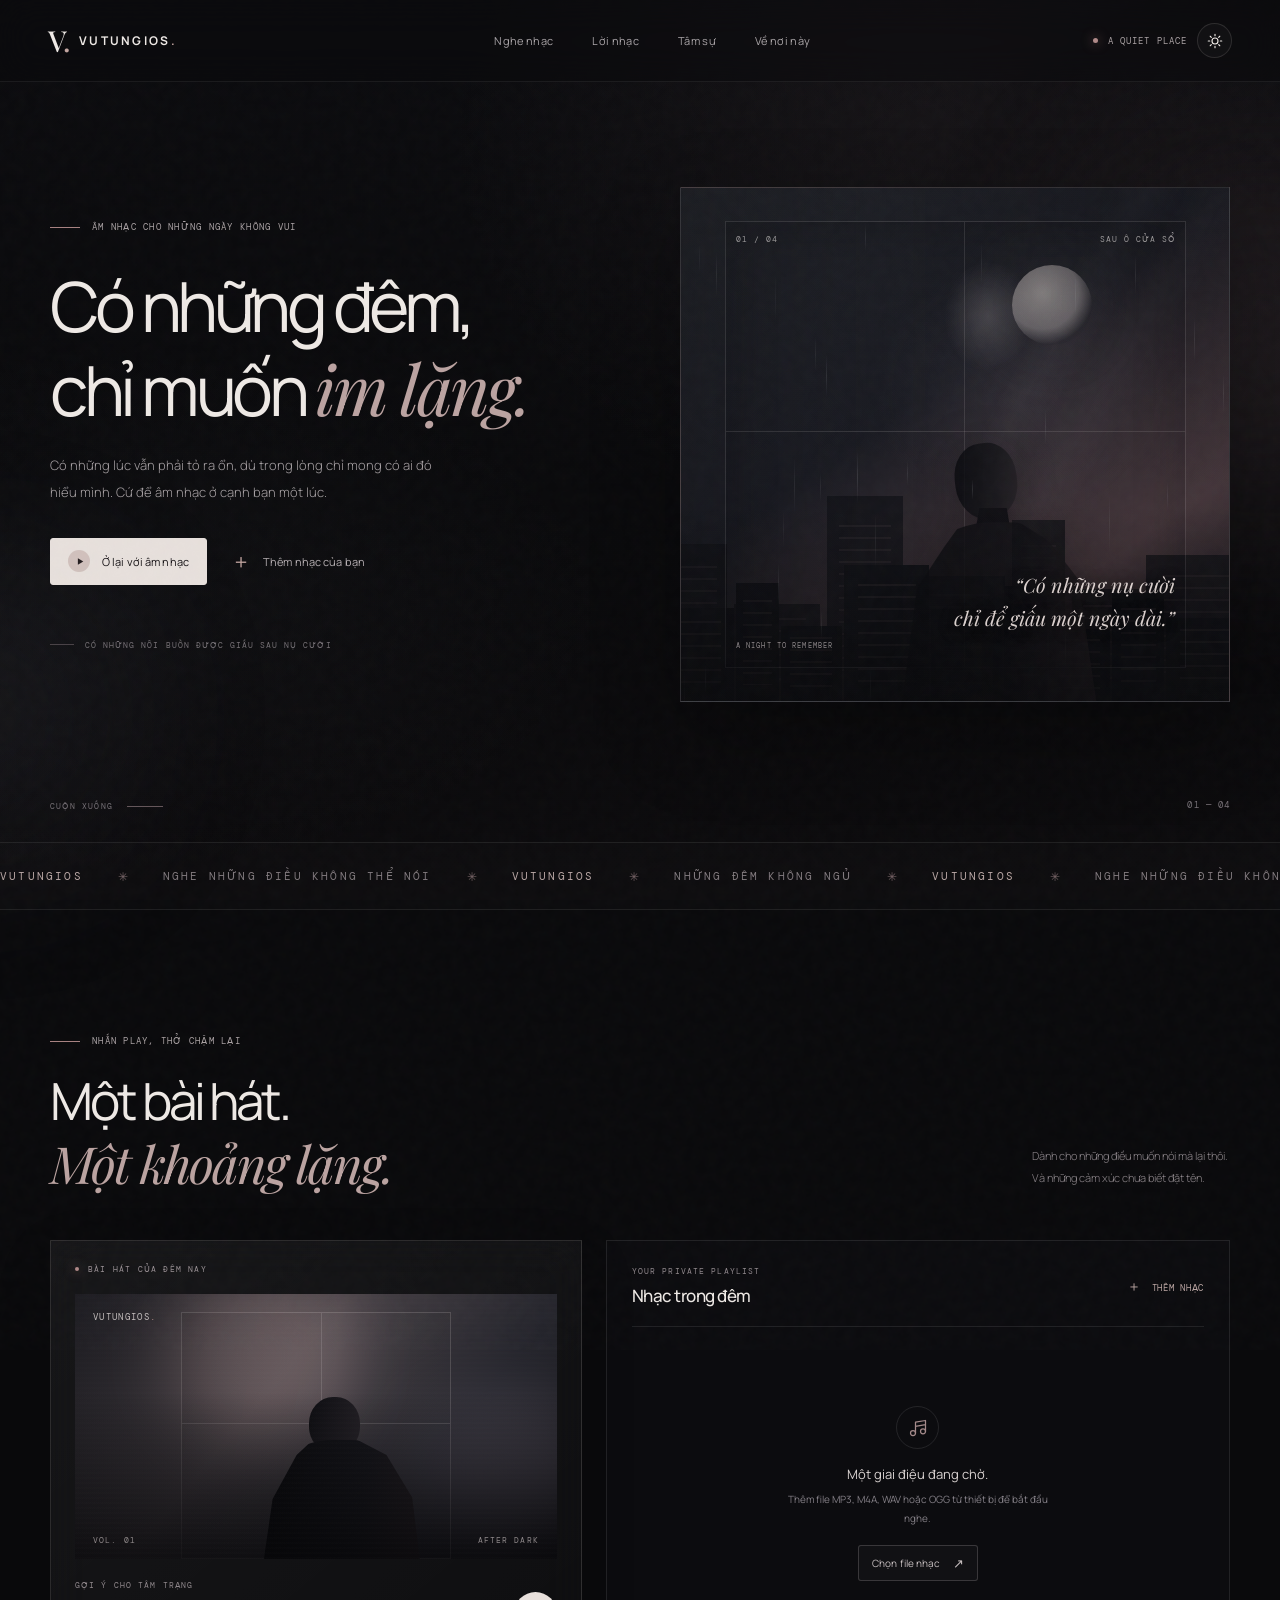
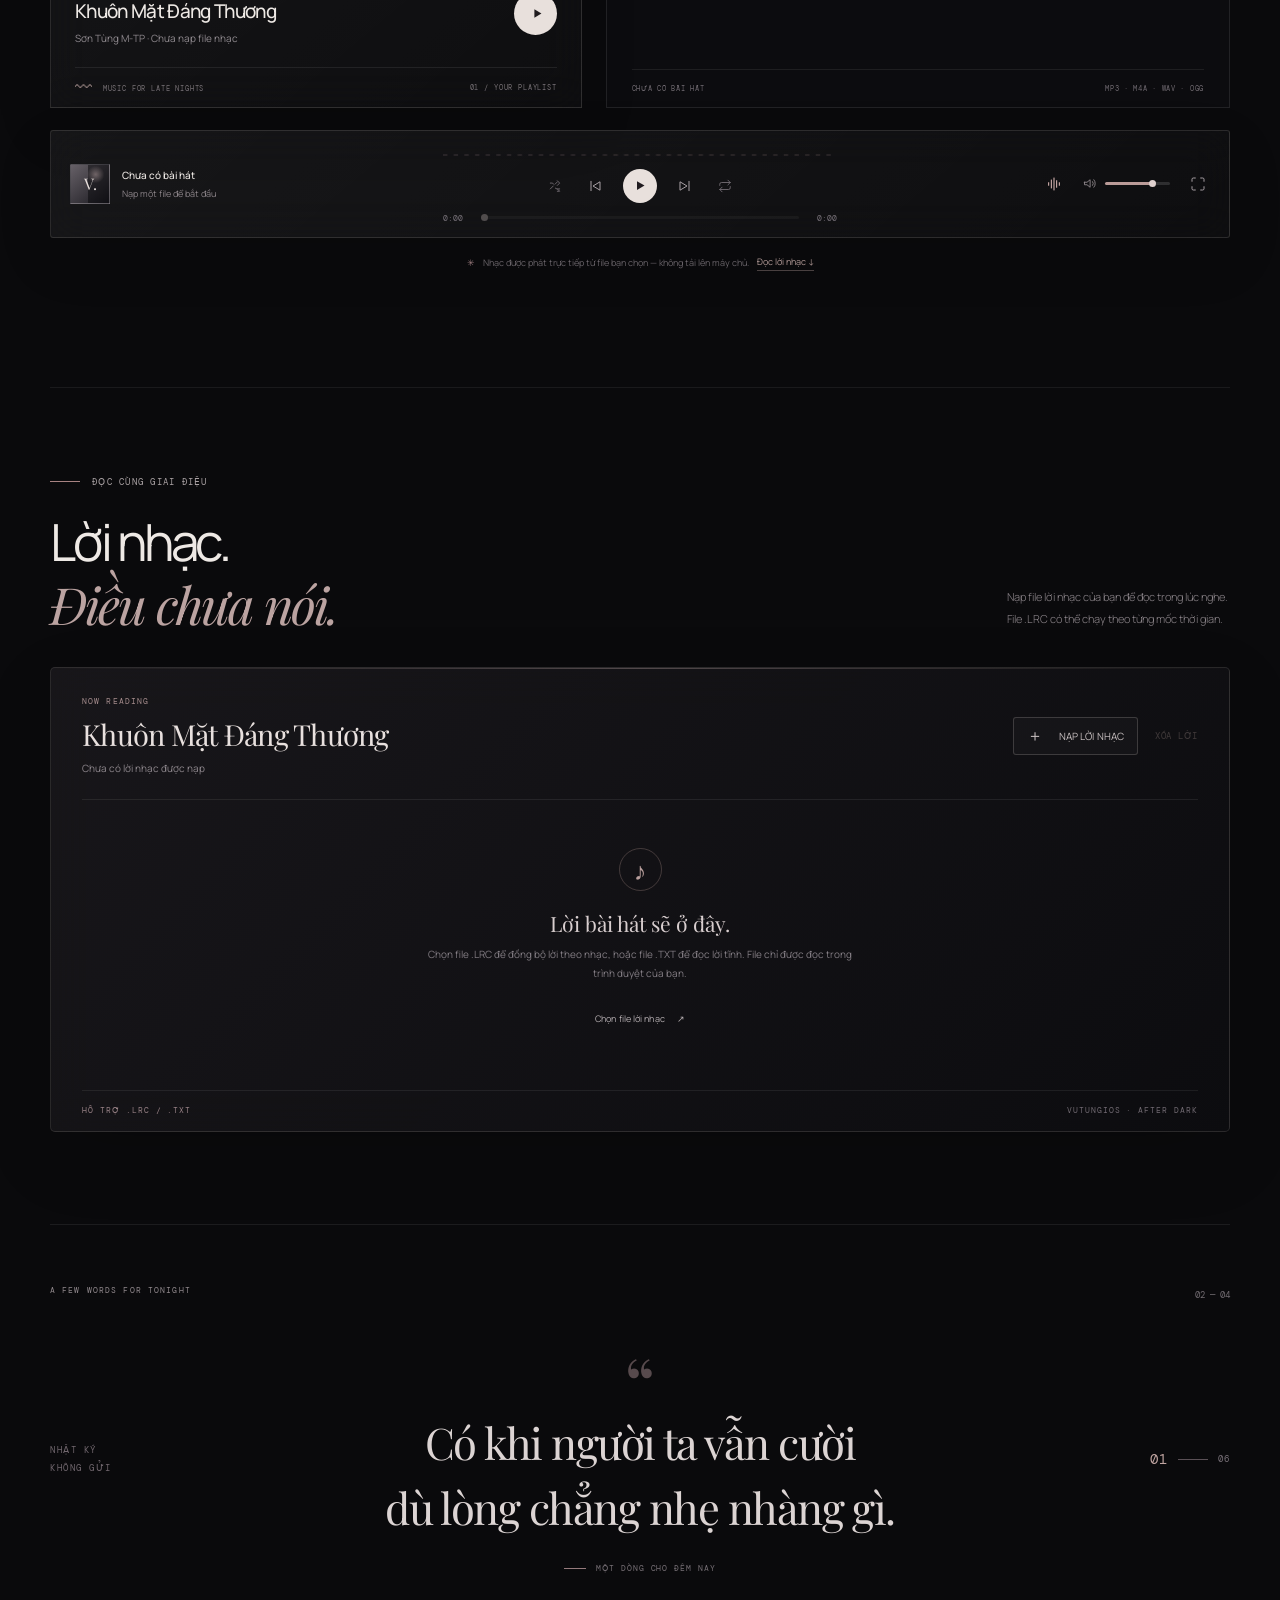
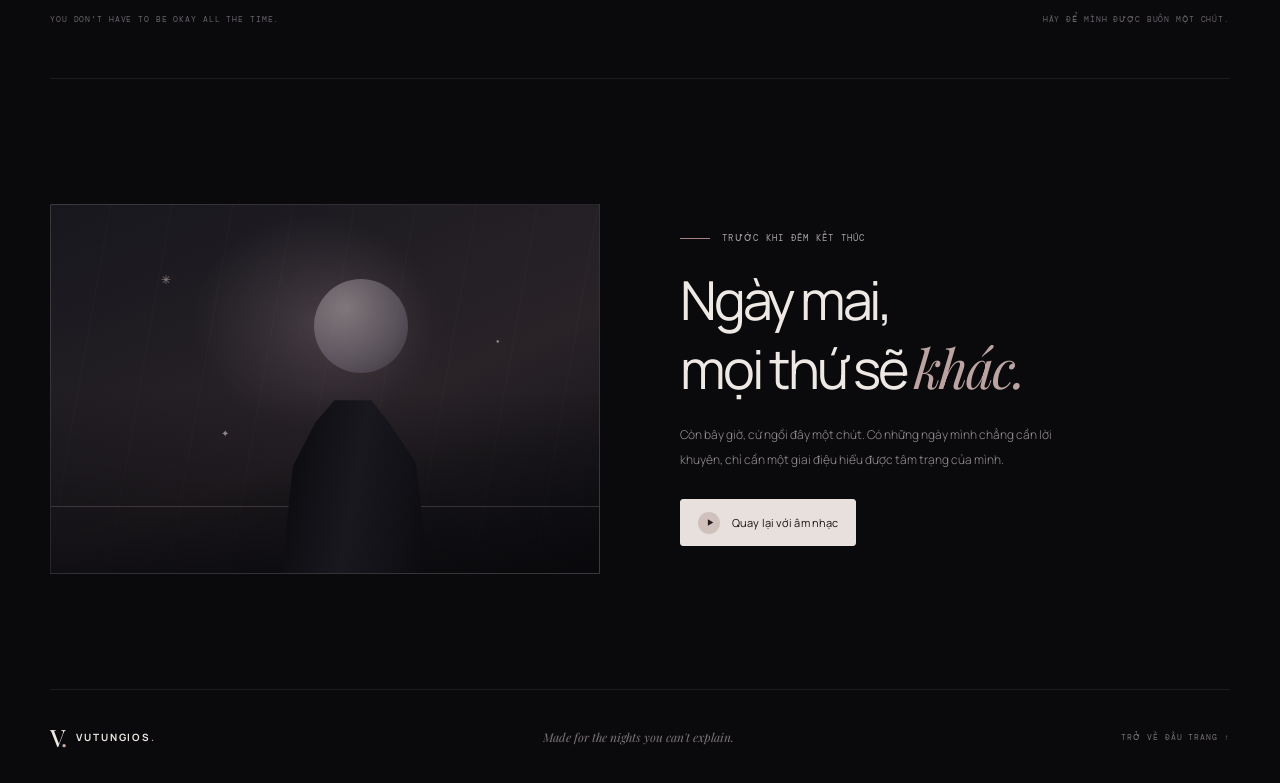
<file: index.html>
<!doctype html>
<html lang="vi">
<head>
  <meta charset="utf-8">
  <meta name="viewport" content="width=device-width, initial-scale=1">
  <meta name="theme-color" content="#0a0a0c">
  <meta name="description" content="VUTUNGIOS — một góc nhỏ dành cho những đêm nhiều tâm sự.">
  <title>VUTUNGIOS — nghe những điều không thể nói</title>
  <link rel="icon" href="assets/favicon.svg" type="image/svg+xml">
  <link rel="preconnect" href="https://fonts.googleapis.com">
  <link rel="preconnect" href="https://fonts.gstatic.com" crossorigin>
  <link href="https://fonts.googleapis.com/css2?family=DM+Mono:wght@400;500&family=Manrope:wght@300;400;500;600;700&family=Playfair+Display:ital,wght@0,400;0,500;1,400;1,500&display=swap" rel="stylesheet">
  <link rel="stylesheet" href="styles.css">
</head>
<body>
  <div class="ambient ambient-one" aria-hidden="true"></div>
  <div class="ambient ambient-two" aria-hidden="true"></div>
  <div class="grain" aria-hidden="true"></div>
  <div class="rain-layer" id="rainLayer" aria-hidden="true"></div>

  <header class="topbar">
    <a class="brand" href="#home" aria-label="VUTUNGIOS — về đầu trang">
      <span class="brand-mark">V<span>.</span></span>
      <span class="brand-name">VUTUNGIOS<span class="brand-period">.</span></span>
    </a>
    <nav class="top-nav" aria-label="Điều hướng chính">
      <a href="#player">Nghe nhạc</a>
      <a href="#lyrics">Lời nhạc</a>
      <a href="#diary">Tâm sự</a>
      <a href="#about">Về nơi này</a>
    </nav>
    <div class="topbar-right">
      <span class="live-dot" aria-hidden="true"></span>
      <span class="status-label" id="siteStatus">A QUIET PLACE</span>
      <button class="icon-button effects-button" id="effectsToggle" title="Bật hoặc tắt hiệu ứng nền" aria-label="Bật hoặc tắt hiệu ứng nền" aria-pressed="true">
        <svg viewBox="0 0 24 24" aria-hidden="true"><path d="M12 3v2M12 19v2M3 12h2M19 12h2M5.64 5.64l1.42 1.42m9.88 9.88 1.42 1.42m0-12.72-1.42 1.42m-9.88 9.88-1.42 1.42"/><circle cx="12" cy="12" r="4"/></svg>
      </button>
    </div>
  </header>

  <main>
    <section class="hero section-shell" id="home">
      <div class="hero-copy">
        <div class="eyebrow"><span class="eyebrow-line"></span><span>ÂM NHẠC CHO NHỮNG NGÀY KHÔNG VUI</span></div>
        <h1>Có những đêm,<br>chỉ muốn <em>im lặng.</em></h1>
        <p class="hero-intro">Có những lúc vẫn phải tỏ ra ổn, dù trong lòng chỉ mong có ai đó hiểu mình. Cứ để âm nhạc ở cạnh bạn một lúc.</p>
        <div class="hero-actions">
          <button class="button button-primary" id="startListening">
            <span class="button-play" aria-hidden="true"><svg viewBox="0 0 24 24"><path d="m9 6 10 6-10 6z"/></svg></span>
            <span>Ở lại với âm nhạc</span>
          </button>
          <button class="button button-quiet" id="uploadHero"><span class="plus-mark">＋</span> Thêm nhạc của bạn</button>
        </div>
        <div class="hero-note"><span class="note-line"></span><span>CÓ NHỮNG NỖI BUỒN ĐƯỢC GIẤU SAU NỤ CƯỜI</span></div>
      </div>

      <div class="hero-art" aria-label="Khung cửa sổ trong đêm mưa, phía xa là ánh đèn cô độc" role="img">
        <div class="art-sky"></div>
        <div class="art-moon"></div>
        <div class="art-city city-back"><i></i><i></i><i></i><i></i><i></i><i></i><i></i></div>
        <div class="art-city city-front"><i></i><i></i><i></i><i></i><i></i><i></i><i></i><i></i><i></i></div>
        <div class="window-frame"><span class="window-cross horizontal"></span><span class="window-cross vertical"></span></div>
        <div class="window-reflection"></div>
        <div class="silhouette"><div class="silhouette-head"></div><div class="silhouette-neck"></div><div class="silhouette-body"></div></div>
        <div class="rain-streaks" id="artRain" aria-hidden="true"></div>
        <div class="art-caption"><span>01 / 04</span><span>SAU Ô CỬA SỔ</span></div>
        <div class="art-quote">“Có những nụ cười<br>chỉ để giấu một ngày dài.”</div>
        <div class="art-small-label">A NIGHT TO REMEMBER</div>
      </div>
      <div class="hero-scroll" aria-hidden="true"><span>CUỘN XUỐNG</span><i></i></div>
      <div class="hero-index" aria-hidden="true">01 — 04</div>
    </section>

    <div class="ticker" aria-label="Thông điệp VUTUNGIOS">
      <div class="ticker-track">
        <span>VUTUNGIOS</span><b>✳</b><span>NGHE NHỮNG ĐIỀU KHÔNG THỂ NÓI</span><b>✳</b><span>VUTUNGIOS</span><b>✳</b><span>NHỮNG ĐÊM KHÔNG NGỦ</span><b>✳</b>
        <span>VUTUNGIOS</span><b>✳</b><span>NGHE NHỮNG ĐIỀU KHÔNG THỂ NÓI</span><b>✳</b><span>VUTUNGIOS</span><b>✳</b><span>NHỮNG ĐÊM KHÔNG NGỦ</span><b>✳</b>
      </div>
    </div>

    <section class="music-section section-shell" id="player">
      <div class="section-heading">
        <div>
          <div class="eyebrow"><span class="eyebrow-line"></span><span>NHẤN PLAY, THỞ CHẬM LẠI</span></div>
          <h2>Một bài hát.<br><em>Một khoảng lặng.</em></h2>
        </div>
        <p class="section-aside">Dành cho những điều muốn nói mà lại thôi.<br>Và những cảm xúc chưa biết đặt tên.</p>
      </div>

      <div class="player-layout">
        <div class="featured-track glass-panel">
          <div class="feature-label"><span class="tiny-dot"></span> BÀI HÁT CỦA ĐÊM NAY</div>
          <div class="cover-art" id="mainCover" aria-label="Ảnh bìa nghệ thuật tông màu tối">
            <div class="cover-haze haze-a"></div><div class="cover-haze haze-b"></div>
            <div class="cover-window"><span></span><span></span></div>
            <div class="cover-person"><i></i><b></b></div>
            <div class="cover-grain"></div>
            <div class="cover-wordmark">VUTUNGIOS<span>.</span></div>
            <div class="cover-bottom"><span>VOL. 01</span><span>AFTER DARK</span></div>
          </div>
          <div class="feature-info">
            <div><p class="micro-label">GỢI Ý CHO TÂM TRẠNG</p><h3 id="featuredTitle">Khuôn Mặt Đáng Thương</h3><p class="muted-text" id="featuredArtist">Sơn Tùng M-TP · Chưa nạp file nhạc</p></div>
            <button class="round-play" id="featuredPlay" aria-label="Phát bài hát đang chọn" title="Phát nhạc"><svg viewBox="0 0 24 24"><path d="m9 6 10 6-10 6z"/></svg></button>
          </div>
          <div class="feature-foot"><span><span class="small-wave">〰</span> MUSIC FOR LATE NIGHTS</span><span>01 / YOUR PLAYLIST</span></div>
        </div>

        <div class="playlist-panel">
          <div class="playlist-heading"><div><p class="micro-label">YOUR PRIVATE PLAYLIST</p><h3>Nhạc trong đêm</h3></div><button class="text-button" id="addTracks"><span>＋</span> THÊM NHẠC</button></div>
          <div class="playlist-empty" id="playlistEmpty">
            <div class="empty-icon"><svg viewBox="0 0 24 24"><path d="M9 18V5l12-2v13M9 10l12-2"/><circle cx="6" cy="18" r="3"/><circle cx="18" cy="16" r="3"/></svg></div>
            <p class="empty-title">Một giai điệu đang chờ.</p>
            <p class="empty-copy">Thêm file MP3, M4A, WAV hoặc OGG từ thiết bị để bắt đầu nghe.</p>
            <button class="button button-outline" id="emptyAdd">Chọn file nhạc <span>↗</span></button>
          </div>
          <div class="track-list" id="trackList" aria-label="Danh sách phát" hidden></div>
          <div class="playlist-bottom"><span id="trackCount">CHƯA CÓ BÀI HÁT</span><span>MP3 · M4A · WAV · OGG</span></div>
        </div>
      </div>

      <div class="player-console glass-panel" aria-label="Bộ điều khiển nhạc">
        <div class="console-track">
          <div class="mini-cover"><span>V.</span></div>
          <div class="console-song"><strong id="nowPlayingTitle">Chưa có bài hát</strong><span id="nowPlayingArtist">Nạp một file để bắt đầu</span></div>
          <span class="playing-indicator" id="playingIndicator" aria-label="Trạng thái phát nhạc"><i></i><i></i><i></i><i></i></span>
        </div>
        <div class="console-center">
          <div class="console-buttons">
            <button class="control-button subtle" id="shuffleBtn" aria-label="Phát ngẫu nhiên" title="Phát ngẫu nhiên" aria-pressed="false"><svg viewBox="0 0 24 24"><path d="m16 3 4 4-4 4M4 17l5-5m3-3 4-4M16 17l4 4-4 0M4 7h2.5a4 4 0 0 1 3 1.4M12.5 15.6a4 4 0 0 0 3 1.4H20"/></svg></button>
            <button class="control-button" id="prevBtn" aria-label="Bài trước" title="Bài trước"><svg viewBox="0 0 24 24"><path d="M6 5v14M19 6l-10 6 10 6z"/></svg></button>
            <button class="control-play" id="playBtn" aria-label="Phát nhạc" title="Phát nhạc"><svg class="play-icon" viewBox="0 0 24 24"><path d="m8 5 12 7-12 7z"/></svg><svg class="pause-icon" viewBox="0 0 24 24"><path d="M7 5h4v14H7zM15 5h4v14h-4z"/></svg></button>
            <button class="control-button" id="nextBtn" aria-label="Bài tiếp theo" title="Bài tiếp theo"><svg viewBox="0 0 24 24"><path d="M18 5v14M5 6l10 6-10 6z"/></svg></button>
            <button class="control-button subtle" id="repeatBtn" aria-label="Lặp lại" title="Lặp lại" aria-pressed="false"><svg viewBox="0 0 24 24"><path d="m17 2 4 4-4 4M3 11V9a3 3 0 0 1 3-3h15M7 22l-4-4 4-4m14-1v2a3 3 0 0 1-3 3H3"/></svg><span class="repeat-one" id="repeatOne">1</span></button>
          </div>
          <div class="timeline"><span id="currentTime">0:00</span><input id="seekBar" type="range" min="0" max="1000" value="0" step="1" aria-label="Vị trí bài hát" disabled><span id="durationTime">0:00</span></div>
        </div>
        <div class="console-tools">
          <button class="control-button" id="visualizerToggle" aria-label="Bật hoặc tắt sóng nhạc" title="Sóng nhạc" aria-pressed="true"><svg viewBox="0 0 24 24"><path d="M4 10v4M8 6v12M12 3v18M16 7v10M20 10v4"/></svg></button>
          <div class="volume-control"><svg viewBox="0 0 24 24" aria-hidden="true"><path d="M4 10v4h4l5 4V6l-5 4H4zM17 9a5 5 0 0 1 0 6M19 6a9 9 0 0 1 0 12"/></svg><input id="volumeBar" type="range" min="0" max="1" value="0.75" step="0.01" aria-label="Âm lượng"></div>
          <button class="control-button" id="focusBtn" aria-label="Chế độ tập trung" title="Chế độ tập trung"><svg viewBox="0 0 24 24"><path d="M8 3H5a2 2 0 0 0-2 2v3m13-5h3a2 2 0 0 1 2 2v3M3 16v3a2 2 0 0 0 2 2h3m13-5v3a2 2 0 0 1-2 2h-3"/></svg></button>
        </div>
        <audio id="audio" preload="metadata"></audio>
      </div>
      <p class="player-hint"><span>✳</span> Nhạc được phát trực tiếp từ file bạn chọn — không tải lên máy chủ. <a class="player-lyrics-link" href="#lyrics">Đọc lời nhạc ↓</a></p>
    </section>

    <section class="lyrics-section section-shell" id="lyrics">
      <div class="section-heading lyrics-heading">
        <div>
          <div class="eyebrow"><span class="eyebrow-line"></span><span>ĐỌC CÙNG GIAI ĐIỆU</span></div>
          <h2>Lời nhạc.<br><em>Điều chưa nói.</em></h2>
        </div>
        <p class="section-aside">Nạp file lời nhạc của bạn để đọc trong lúc nghe.<br>File .LRC có thể chạy theo từng mốc thời gian.</p>
      </div>
      <div class="lyrics-panel glass-panel">
        <div class="lyrics-panel-head">
          <div class="lyrics-track-meta">
            <p class="micro-label">NOW READING</p>
            <h3 id="lyricsTrackTitle">Khuôn Mặt Đáng Thương</h3>
            <p id="lyricsTrackSubtitle">Chưa có lời nhạc được nạp</p>
          </div>
          <div class="lyrics-actions">
            <button class="button button-outline lyrics-load" id="loadLyrics"><span>＋</span> NẠP LỜI NHẠC</button>
            <button class="text-button" id="clearLyrics" type="button" disabled>XÓA LỜI</button>
          </div>
        </div>
        <div class="lyrics-empty" id="lyricsEmpty">
          <div class="lyrics-empty-mark">♪</div>
          <p class="empty-title">Lời bài hát sẽ ở đây.</p>
          <p class="empty-copy">Chọn file .LRC để đồng bộ lời theo nhạc, hoặc file .TXT để đọc lời tĩnh. File chỉ được đọc trong trình duyệt của bạn.</p>
          <button class="button button-quiet" id="lyricsEmptyLoad" type="button">Chọn file lời nhạc <span>↗</span></button>
        </div>
        <div class="lyrics-reader" id="lyricsReader" hidden>
          <div class="lyrics-current" id="lyricsCurrent" hidden>
            <span class="micro-label">ĐANG HÁT</span>
            <p id="lyricsCurrentText">♪</p>
          </div>
          <div class="lyrics-lines" id="lyricsLines" aria-live="polite"></div>
        </div>
        <div class="lyrics-panel-foot"><span id="lyricsModeLabel">HỖ TRỢ .LRC / .TXT</span><span>VUTUNGIOS · AFTER DARK</span></div>
      </div>
      <input id="lyricsFileInput" type="file" accept=".lrc,.txt,text/plain" hidden>
    </section>

    <section class="diary-section section-shell" id="diary">
      <div class="diary-topline"><span class="micro-label">A FEW WORDS FOR TONIGHT</span><span class="diary-number">02 — 04</span></div>
      <div class="diary-content">
        <div class="diary-side-note">NHẬT KÝ<br>KHÔNG GỬI</div>
        <div class="quote-stage" aria-live="polite" aria-atomic="true">
          <div class="quote-mark">“</div>
          <p class="rotating-quote" id="rotatingQuote">Có khi người ta vẫn cười<br>dù lòng chẳng nhẹ nhàng gì.</p>
          <div class="quote-meta"><span class="quote-dash"></span><span>MỘT DÒNG CHO ĐÊM NAY</span></div>
        </div>
        <div class="diary-counter"><span id="quoteCounter">01</span><span class="counter-divider"></span><span>06</span></div>
      </div>
      <div class="diary-footer"><span>YOU DON'T HAVE TO BE OKAY ALL THE TIME.</span><span>HÃY ĐỂ MÌNH ĐƯỢC BUỒN MỘT CHÚT.</span></div>
    </section>

    <section class="closing-section section-shell" id="about">
      <div class="closing-visual" aria-hidden="true"><div class="closing-orb"></div><div class="closing-horizon"></div><div class="closing-silhouette"></div><span class="closing-star star-a">✳</span><span class="closing-star star-b">·</span><span class="closing-star star-c">✦</span></div>
      <div class="closing-copy"><div class="eyebrow"><span class="eyebrow-line"></span><span>TRƯỚC KHI ĐÊM KẾT THÚC</span></div><h2>Ngày mai,<br>mọi thứ sẽ <em>khác.</em></h2><p>Còn bây giờ, cứ ngồi đây một chút. Có những ngày mình chẳng cần lời khuyên, chỉ cần một giai điệu hiểu được tâm trạng của mình.</p><button class="button button-primary" id="backToMusic"><span class="button-play" aria-hidden="true"><svg viewBox="0 0 24 24"><path d="m9 6 10 6-10 6z"/></svg></span> Quay lại với âm nhạc</button></div>
    </section>
  </main>

  <footer class="footer section-shell"><a class="brand footer-brand" href="#home"><span class="brand-mark">V<span>.</span></span><span class="brand-name">VUTUNGIOS<span class="brand-period">.</span></span></a><p>Made for the nights you can't explain.</p><a class="back-top" href="#home">TRỞ VỀ ĐẦU TRANG ↑</a></footer>

  <input id="fileInput" type="file" accept="audio/*,.mp3,.m4a,.wav,.ogg,.aac,.flac" multiple hidden>
  <div class="toast" id="toast" role="status" aria-live="polite"></div>
  <div class="focus-overlay" id="focusOverlay" hidden>
    <button class="focus-close" id="closeFocus" aria-label="Thoát chế độ tập trung">×</button>
    <p class="micro-label">VUTUNGIOS · AFTER DARK</p>
    <div class="focus-art"><div class="focus-moon"></div><div class="focus-horizon"></div><div class="focus-person"></div></div>
    <p class="focus-track-title" id="focusTitle">Chưa có bài hát</p><p class="focus-track-artist" id="focusArtist">Nạp nhạc của bạn để bắt đầu</p>
    <button class="control-play focus-play" id="focusPlay" aria-label="Phát nhạc"><svg class="play-icon" viewBox="0 0 24 24"><path d="m8 5 12 7-12 7z"/></svg><svg class="pause-icon" viewBox="0 0 24 24"><path d="M7 5h4v14H7zM15 5h4v14h-4z"/></svg></button>
  </div>
  <script src="app.js"></script>
</body>
</html>
</file>
<file: styles.css>
:root{color-scheme:dark;--bg:#0a0a0c;--bg-soft:#101013;--panel:rgba(23,23,27,.68);--line:rgba(235,228,223,.13);--line-strong:rgba(235,228,223,.22);--text:#eee9e5;--muted:#9f9ba0;--dim:#6e6a70;--accent:#a78282;--accent-light:#c3a6a1;--serif:'Playfair Display',Georgia,serif;--sans:'Manrope',Arial,sans-serif;--mono:'DM Mono',monospace;--ease:cubic-bezier(.22,.7,.2,1)}
*{box-sizing:border-box}html{scroll-behavior:smooth;scroll-padding-top:100px}body{margin:0;background:var(--bg);color:var(--text);font-family:var(--sans);font-size:14px;font-weight:400;overflow-x:hidden;min-width:320px}body::before{content:"";position:fixed;inset:0;pointer-events:none;z-index:-1;background:radial-gradient(ellipse at 72% 15%,rgba(93,76,80,.13),transparent 36%),radial-gradient(ellipse at 8% 68%,rgba(68,70,78,.1),transparent 30%),linear-gradient(180deg,#0c0c0f 0%,#0a0a0c 55%,#0c0b0d 100%)}button,input,a{-webkit-tap-highlight-color:transparent}button{font:inherit;color:inherit}a{color:inherit;text-decoration:none}button:focus-visible,a:focus-visible,input:focus-visible{outline:2px solid var(--accent-light);outline-offset:4px}::selection{background:#997b7b;color:white}.ambient{position:fixed;border-radius:50%;filter:blur(90px);pointer-events:none;z-index:-1;opacity:.2}.ambient-one{height:390px;width:390px;right:-180px;top:16%;background:#665156}.ambient-two{height:260px;width:260px;left:-150px;top:65%;background:#454651}.grain{position:fixed;inset:-50%;pointer-events:none;z-index:20;opacity:.027;background-image:url("data:image/svg+xml,%3Csvg viewBox='0 0 180 180' xmlns='http://www.w3.org/2000/svg'%3E%3Cfilter id='n'%3E%3CfeTurbulence type='fractalNoise' baseFrequency='.94' numOctaves='3' stitchTiles='stitch'/%3E%3C/filter%3E%3Crect width='100%25' height='100%25' filter='url(%23n)' opacity='.8'/%3E%3C/svg%3E");animation:grainShift 1s steps(3) infinite}.rain-layer{position:fixed;inset:0;z-index:1;pointer-events:none;opacity:.14;overflow:hidden;transition:opacity .6s}.rain-drop{position:absolute;top:-20%;width:1px;height:70px;background:linear-gradient(transparent,rgba(213,215,220,.45),transparent);animation:rainFall linear infinite}.effects-off .rain-layer,.effects-off .ambient,.effects-off .grain,.effects-off .rain-streaks{opacity:0!important}.effects-off .ambient{display:none}.section-shell{width:min(1180px,calc(100% - 96px));margin-inline:auto}.topbar{height:82px;padding:0 48px;display:flex;align-items:center;justify-content:space-between;border-bottom:1px solid rgba(255,255,255,.065);position:relative;z-index:30;background:rgba(10,10,12,.45);backdrop-filter:blur(18px);-webkit-backdrop-filter:blur(18px)}.brand{display:inline-flex;align-items:center;gap:11px}.brand-mark{font-family:var(--serif);font-size:29px;line-height:1;letter-spacing:-2px;font-weight:500}.brand-mark span,.brand-period{color:var(--accent-light)}.brand-name{font-size:12px;font-weight:700;letter-spacing:.19em}.top-nav{display:flex;gap:39px;margin-left:35px}.top-nav a{font-size:11px;letter-spacing:.03em;color:#aaa5a8;transition:color .25s}.top-nav a:hover{color:var(--text)}.topbar-right{display:flex;align-items:center;gap:10px}.live-dot,.tiny-dot{height:5px;width:5px;border-radius:50%;background:#b08a89;box-shadow:0 0 12px #9b7070}.status-label,.micro-label,.eyebrow,.hero-note,.art-caption,.art-small-label,.feature-label,.feature-foot,.playlist-bottom,.diary-footer,.diary-side-note,.diary-counter,.quote-meta,.back-top{font-family:var(--mono);font-size:9px;letter-spacing:.12em}.status-label{color:#aaa2a4;font-size:9px}.icon-button{width:35px;height:35px;display:grid;place-items:center;border:1px solid var(--line);border-radius:50%;background:rgba(255,255,255,.025);cursor:pointer;transition:background .25s,border .25s}.icon-button:hover,.icon-button[aria-pressed="false"]{background:rgba(255,255,255,.08);border-color:var(--line-strong)}.icon-button svg,.control-button svg,.button-play svg,.round-play svg,.empty-icon svg{width:18px;height:18px;fill:none;stroke:currentColor;stroke-width:1.5;stroke-linecap:round;stroke-linejoin:round}.hero{min-height:660px;height:min(760px,calc(100svh - 82px));max-height:800px;display:grid;grid-template-columns:1.03fr .97fr;align-items:center;gap:45px;position:relative;padding-top:10px;padding-bottom:45px}.hero-copy{position:relative;z-index:2;padding-bottom:18px}.eyebrow{display:flex;align-items:center;gap:12px;color:#aaa2a4;font-size:9px;letter-spacing:.14em}.eyebrow-line{height:1px;width:30px;background:var(--accent)}h1,h2,h3,p{margin-top:0}.hero h1{font-size:clamp(48px,5.4vw,76px);line-height:1.18;letter-spacing:-.065em;font-weight:400;margin:32px 0 22px}.hero h1 em,.section-heading h2 em,.closing-copy h2 em{font-family:var(--serif);font-weight:400;letter-spacing:-.04em;color:#bba3a1}.hero-intro{font-size:13px;line-height:2.05;color:#a6a0a3;max-width:410px;margin-bottom:32px;font-weight:300}.hero-actions{display:flex;align-items:center;gap:23px;flex-wrap:wrap}.button{min-height:47px;display:inline-flex;align-items:center;justify-content:center;gap:12px;padding:0 17px;border-radius:3px;font-size:11px;letter-spacing:.01em;cursor:pointer;transition:transform .3s var(--ease),background .3s,border-color .3s}.button:hover{transform:translateY(-2px)}.button-primary{background:#e7e0dc;color:#171316;border:1px solid #e7e0dc}.button-primary:hover{background:#f8f1ed}.button-play{height:22px;width:22px;display:grid;place-items:center;background:#d1c1bd;border-radius:50%;color:#251e20}.button-play svg{height:13px;width:13px;fill:currentColor;stroke:none;margin-left:1px}.button-quiet{border:1px solid transparent;background:transparent;color:#b6afb2;padding-inline:0}.button-quiet:hover{color:white}.plus-mark{font-size:20px;font-weight:300;color:var(--accent-light)}.hero-note{display:flex;gap:11px;align-items:center;margin-top:55px;color:#757075;font-size:8px;letter-spacing:.13em}.note-line{width:24px;height:1px;background:#494247}.hero-art{height:min(515px,67vh);min-height:410px;max-height:550px;position:relative;overflow:hidden;background:linear-gradient(160deg,#24272d,#17181d 38%,#30272a 70%,#0d0e12);isolation:isolate;border:1px solid rgba(239,232,229,.13);box-shadow:0 32px 80px rgba(0,0,0,.28);animation:artReveal 1.2s var(--ease) both}.hero-art::before{content:"";position:absolute;inset:0;z-index:6;pointer-events:none;background:linear-gradient(90deg,rgba(11,11,13,.2),transparent 35%,rgba(11,11,13,.12)),linear-gradient(0deg,rgba(9,9,11,.72),transparent 38%,rgba(9,9,11,.1));mix-blend-mode:normal}.art-sky{position:absolute;inset:0;background:radial-gradient(ellipse at 56% 25%,rgba(180,172,175,.28),transparent 10%),radial-gradient(ellipse at 62% 40%,rgba(121,113,125,.17),transparent 30%),linear-gradient(145deg,#23252b 0%,#1a1b22 42%,#4b3b40 75%,#121217 100%)}.art-moon{position:absolute;width:80px;height:80px;border-radius:50%;top:15%;right:25%;background:radial-gradient(circle at 38% 35%,#d9d1cc,#9d9698 50%,rgba(136,125,131,.05) 72%);opacity:.61;filter:blur(.3px);box-shadow:0 0 65px 22px rgba(181,165,168,.1)}.art-city{position:absolute;bottom:0;display:flex;align-items:flex-end;gap:4px}.art-city i{display:block;background:#111217;position:relative}.art-city i::after{content:"";position:absolute;inset:14% 16%;background:repeating-linear-gradient(180deg,rgba(168,140,139,.16) 0 2px,transparent 2px 12px);opacity:.65}.city-back{height:42%;left:-3%;right:-3%;opacity:.75;gap:7px}.city-back i:nth-child(1){height:73%;width:13%}.city-back i:nth-child(2){height:45%;width:18%}.city-back i:nth-child(3){height:95%;width:16%}.city-back i:nth-child(4){height:58%;width:20%}.city-back i:nth-child(5){height:84%;width:11%}.city-back i:nth-child(6){height:52%;width:14%}.city-back i:nth-child(7){height:68%;width:21%}.city-front{height:28%;left:-5%;right:-4%;gap:2px;opacity:.95}.city-front i:nth-child(1){height:65%;width:17%}.city-front i:nth-child(2){height:82%;width:9%}.city-front i:nth-child(3){height:52%;width:13%}.city-front i:nth-child(4){height:95%;width:18%}.city-front i:nth-child(5){height:64%;width:15%}.city-front i:nth-child(6){height:80%;width:9%}.city-front i:nth-child(7){height:50%;width:13%}.city-front i:nth-child(8){height:75%;width:11%}.city-front i:nth-child(9){height:58%;width:18%}.window-frame{position:absolute;inset:6.5% 8%;border:1px solid rgba(224,218,217,.15);z-index:2;box-shadow:inset 0 0 50px rgba(8,9,11,.25)}.window-cross{position:absolute;background:rgba(203,198,201,.16)}.window-cross.horizontal{height:1px;left:0;right:0;top:47%}.window-cross.vertical{width:1px;top:0;bottom:0;left:52%}.window-reflection{position:absolute;inset:0 0 0 55%;background:linear-gradient(120deg,transparent 25%,rgba(255,255,255,.025) 30%,transparent 37%,rgba(255,255,255,.018) 44%,transparent 51%);z-index:3}.silhouette{position:absolute;z-index:4;left:37%;bottom:-2%;width:39%;height:55%;filter:drop-shadow(0 0 22px rgba(5,5,7,.3));opacity:.84}.silhouette-head{position:absolute;left:33%;top:5%;width:29%;height:27%;border-radius:45% 45% 47% 47%;background:linear-gradient(100deg,#08090d,#151519 60%,#272327);transform:rotate(-7deg)}.silhouette-neck{position:absolute;top:28%;left:41%;width:20%;height:16%;background:#0b0c10;clip-path:polygon(18% 0,82% 0,100% 100%,0 100%)}.silhouette-body{position:absolute;bottom:0;left:8%;right:0;height:67%;border-radius:47% 47% 0 0;background:linear-gradient(100deg,#0b0c10 0%,#111115 54%,#292226 100%);clip-path:polygon(31% 0,60% 0,75% 10%,90% 30%,100% 100%,0 100%,8% 35%,22% 13%)}.rain-streaks{position:absolute;inset:0;z-index:5;pointer-events:none;opacity:.5}.rain-streaks i{position:absolute;width:1px;height:50px;background:linear-gradient(transparent,rgba(221,225,230,.52),transparent);animation:rainFall linear infinite}.art-caption{position:absolute;z-index:8;left:10%;right:10%;top:9%;display:flex;justify-content:space-between;color:rgba(229,224,222,.64);font-size:8px}.art-quote{position:absolute;z-index:8;right:10%;bottom:13%;font-family:var(--serif);font-size:clamp(15px,1.55vw,20px);font-style:italic;line-height:1.65;color:rgba(241,229,226,.9);text-align:right;text-shadow:0 2px 15px #111}.art-small-label{position:absolute;left:10%;bottom:10%;z-index:8;font-size:7px;letter-spacing:.16em;color:rgba(226,217,216,.6)}.hero-scroll{position:absolute;bottom:31px;left:0;display:flex;align-items:center;gap:14px;color:#767176;font:8px var(--mono);letter-spacing:.15em}.hero-scroll i{display:block;height:1px;width:36px;background:#64565a}.hero-index{position:absolute;right:0;bottom:31px;color:#777177;font:9px var(--mono);letter-spacing:.12em}.ticker{overflow:hidden;border-block:1px solid rgba(255,255,255,.075);background:rgba(255,255,255,.012);height:68px;display:flex;align-items:center}.ticker-track{display:flex;align-items:center;gap:35px;white-space:nowrap;min-width:max-content;animation:tickerMove 36s linear infinite}.ticker-track span{font:11px var(--mono);letter-spacing:.2em;color:#80797d}.ticker-track span:nth-of-type(odd){color:#b8a6a4}.ticker-track b{font-size:12px;font-weight:400;color:#766366}.music-section{padding-top:125px;padding-bottom:116px}.section-heading{display:flex;align-items:flex-end;justify-content:space-between;gap:30px;margin-bottom:44px}.section-heading h2,.closing-copy h2{font-size:clamp(36px,4vw,53px);line-height:1.23;letter-spacing:-.06em;font-weight:400;margin:22px 0 0}.section-aside{font-size:11px;line-height:2;color:#8c858a;margin:0 2px 7px 0;font-weight:300}.player-layout{display:grid;grid-template-columns:.92fr 1.08fr;gap:24px;align-items:stretch}.glass-panel{background:linear-gradient(140deg,rgba(255,255,255,.055),rgba(255,255,255,.018));border:1px solid var(--line);box-shadow:0 20px 55px rgba(0,0,0,.12);backdrop-filter:blur(20px);-webkit-backdrop-filter:blur(20px)}.featured-track{padding:23px 24px 0;min-width:0}.feature-label{display:flex;align-items:center;gap:9px;color:#9b9296;font-size:8px;letter-spacing:.15em}.tiny-dot{width:4px;height:4px;display:inline-block}.cover-art{height:265px;margin:20px 0 21px;position:relative;overflow:hidden;background:linear-gradient(130deg,#25242a 0%,#464045 39%,#25252c 70%,#141419 100%);isolation:isolate}.cover-art::before{content:"";position:absolute;inset:0;background:linear-gradient(90deg,rgba(5,5,7,.25),transparent 55%),linear-gradient(0deg,rgba(5,5,7,.78),transparent 63%);z-index:4}.cover-haze{position:absolute;border-radius:50%;filter:blur(35px);opacity:.42}.haze-a{height:180px;width:180px;background:#a48b8b;left:20%;top:-30px}.haze-b{height:150px;width:210px;background:#68616e;right:-50px;bottom:12px}.cover-window{position:absolute;inset:18px 22% 0;border:1px solid rgba(220,213,213,.19);background:linear-gradient(100deg,rgba(5,5,8,.05),rgba(200,187,191,.04),rgba(5,5,8,.05));z-index:1}.cover-window span:first-child{position:absolute;top:0;bottom:0;left:52%;width:1px;background:rgba(230,222,224,.16)}.cover-window span:last-child{position:absolute;top:45%;left:0;right:0;height:1px;background:rgba(230,222,224,.16)}.cover-person{position:absolute;z-index:3;bottom:-18px;left:38%;height:68%;width:34%}.cover-person i{position:absolute;left:31%;top:0;width:31%;height:31%;border-radius:47%;background:linear-gradient(110deg,#0e0e12,#28242a)}.cover-person b{position:absolute;left:2%;right:0;bottom:0;height:76%;border-radius:45% 45% 0 0;background:linear-gradient(100deg,#0b0b0e,#17171c 60%,#292226);clip-path:polygon(32% 0,60% 0,78% 11%,94% 42%,100% 100%,0 100%,7% 43%,22% 11%)}.cover-grain{position:absolute;inset:0;z-index:5;opacity:.13;background:repeating-linear-gradient(0deg,transparent 0px,rgba(255,255,255,.1) 1px,transparent 2px,transparent 5px)}.cover-wordmark{position:absolute;z-index:6;left:18px;top:17px;font:9px var(--mono);letter-spacing:.15em;color:rgba(240,232,231,.78)}.cover-wordmark span{color:#c59d9b}.cover-bottom{position:absolute;z-index:7;bottom:14px;left:18px;right:18px;display:flex;justify-content:space-between;color:rgba(232,223,223,.58);font:8px var(--mono);letter-spacing:.14em}.feature-info{display:flex;justify-content:space-between;align-items:center;gap:15px;padding-bottom:20px}.micro-label{color:#91898d;font-size:8px;letter-spacing:.14em;margin:0 0 9px}.feature-info h3{font-size:19px;letter-spacing:-.035em;font-weight:500;margin:0 0 5px;line-height:1.35}.muted-text{font-size:10px;color:#918b90;margin:0;line-height:1.7}.round-play{width:43px;height:43px;min-width:43px;border-radius:50%;display:grid;place-items:center;background:#e8e0dc;border:0;color:#211c1f;cursor:pointer;transition:transform .3s,background .3s}.round-play:hover{transform:scale(1.07);background:white}.round-play svg{width:17px;height:17px;fill:currentColor;stroke:none;margin-left:2px}.feature-foot{height:40px;display:flex;align-items:center;justify-content:space-between;border-top:1px solid rgba(255,255,255,.08);color:#777176;font-size:7px;letter-spacing:.12em}.small-wave{color:#bda4a1;font-size:17px;vertical-align:-2px;margin-right:5px}.playlist-panel{padding:25px 25px 0;min-width:0;border:1px solid rgba(255,255,255,.095);background:rgba(18,18,21,.38);display:flex;flex-direction:column}.playlist-heading{display:flex;align-items:center;justify-content:space-between;gap:15px;padding-bottom:19px;border-bottom:1px solid rgba(255,255,255,.09)}.playlist-heading .micro-label{margin-bottom:8px}.playlist-heading h3{font-size:17px;font-weight:500;letter-spacing:-.03em;margin:0}.text-button{border:0;background:transparent;color:#bba5a2;font:9px var(--mono);letter-spacing:.08em;white-space:nowrap;cursor:pointer;padding:7px 0;transition:color .2s}.text-button:hover{color:white}.text-button span{font-size:14px;margin-right:4px}.playlist-empty{flex:1;min-height:230px;display:flex;flex-direction:column;align-items:center;justify-content:center;text-align:center;padding:22px 18px}.empty-icon{height:43px;width:43px;border-radius:50%;display:grid;place-items:center;border:1px solid rgba(255,255,255,.1);color:#a58b8b;margin-bottom:16px}.empty-icon svg{width:20px;height:20px}.empty-title{font-size:13px;margin-bottom:7px;color:#d9d2d0}.empty-copy{max-width:270px;font-size:10px;line-height:1.9;color:#858087;margin-bottom:17px}.button-outline{min-height:36px;padding:0 13px;border:1px solid rgba(220,210,208,.2);background:rgba(255,255,255,.025);color:#c8c0c1;font-size:10px}.button-outline:hover{background:rgba(255,255,255,.08)}.button-outline span{font-size:13px}.track-list{display:flex;flex-direction:column;padding:4px 0;max-height:330px;overflow:auto;scrollbar-width:thin;scrollbar-color:#51454a transparent}.track-row{display:grid;grid-template-columns:32px minmax(0,1fr) 34px;align-items:center;gap:12px;padding:12px 5px;border-bottom:1px solid rgba(255,255,255,.055);cursor:pointer;transition:background .2s;min-width:0}.track-row:hover,.track-row.active{background:rgba(255,255,255,.035)}.track-row.active .track-row-title{color:#e9c9c4}.track-row.active .track-row-index{color:#c69a98}.track-row-index{font:10px var(--mono);color:#6f6970}.track-row-info{min-width:0}.track-row-title{font-size:11px;white-space:nowrap;overflow:hidden;text-overflow:ellipsis;color:#d8d1d1;margin-bottom:4px}.track-row-sub{font-size:9px;color:#858087;white-space:nowrap;overflow:hidden;text-overflow:ellipsis}.track-row-time{font:9px var(--mono);color:#7c757b;text-align:right}.track-row-remove{border:0;background:transparent;color:#7e7479;cursor:pointer;font-size:15px;opacity:0;padding:5px}.track-row:hover .track-row-remove{opacity:1}.track-row-remove:hover{color:#e0b4b0}.playlist-bottom{height:38px;border-top:1px solid rgba(255,255,255,.075);display:flex;justify-content:space-between;align-items:center;color:#706a70;font-size:7px;letter-spacing:.1em;margin-top:auto}.player-console{margin-top:22px;padding:14px 19px;display:grid;grid-template-columns:1fr 1.1fr 1fr;align-items:center;gap:15px;border-radius:3px;position:relative;z-index:3}.console-track{display:flex;align-items:center;gap:12px;min-width:0}.mini-cover{height:40px;width:40px;min-width:40px;display:grid;place-items:center;position:relative;overflow:hidden;background:linear-gradient(140deg,#666067,#1b1a20);border:1px solid rgba(255,255,255,.12)}.mini-cover::before{content:"";position:absolute;inset:0;background:radial-gradient(circle at 65% 25%,rgba(215,190,190,.42),transparent 23%),linear-gradient(90deg,transparent 45%,rgba(5,5,8,.5) 46%)}.mini-cover span{position:relative;z-index:1;font:16px var(--serif);color:#e8dfdc}.console-song{min-width:0;display:flex;flex-direction:column;gap:5px}.console-song strong{font-size:10px;font-weight:500;white-space:nowrap;overflow:hidden;text-overflow:ellipsis}.console-song span{font-size:9px;color:#8b8388;white-space:nowrap;overflow:hidden;text-overflow:ellipsis}.playing-indicator{display:none;align-items:center;gap:2px;margin-left:auto}.playing-indicator.is-playing{display:flex}.playing-indicator i{display:block;width:2px;height:8px;background:#b39491;border-radius:2px;animation:equalize .75s ease-in-out infinite alternate}.playing-indicator i:nth-child(2){height:14px;animation-delay:-.4s}.playing-indicator i:nth-child(3){height:10px;animation-delay:-.2s}.playing-indicator i:nth-child(4){height:5px;animation-delay:-.55s}.console-center{min-width:0}.console-buttons{display:flex;justify-content:center;align-items:center;gap:16px;margin-bottom:10px}.control-button{width:24px;height:25px;display:inline-grid;place-items:center;position:relative;background:transparent;border:0;color:#a9a1a5;cursor:pointer;transition:color .2s,transform .2s;padding:0}.control-button svg{height:16px;width:16px}.control-button:hover,.control-button[aria-pressed="true"]{color:#e5c0bc}.control-button:active{transform:scale(.9)}.control-button.subtle{color:#777177}.control-button.subtle svg{width:14px;height:14px}.control-play{height:34px;width:34px;min-width:34px;display:grid;place-items:center;border-radius:50%;border:0;background:#e8e0dc;color:#201b1f;cursor:pointer;transition:transform .2s,background .2s}.control-play:hover{transform:scale(1.06);background:white}.control-play svg{width:15px;height:15px;fill:currentColor;stroke:none}.control-play .pause-icon{display:none}.is-playing .control-play .play-icon,.focus-playing .play-icon{display:none}.is-playing .control-play .pause-icon,.focus-playing .pause-icon{display:block}.repeat-one{position:absolute;font:7px var(--mono);bottom:-2px;right:0;display:none}.repeat-one.show{display:block}.timeline{display:grid;grid-template-columns:30px minmax(0,1fr) 30px;align-items:center;gap:8px}.timeline span{font:8px var(--mono);color:#777178}.timeline span:last-child{text-align:right}.timeline input,.volume-control input{width:100%;height:3px;margin:0;accent-color:#b49a97;cursor:pointer;appearance:none;-webkit-appearance:none;background:linear-gradient(90deg,#ba9b98 0%,#ba9b98 var(--progress,0%),rgba(255,255,255,.13) var(--progress,0%),rgba(255,255,255,.13) 100%);border-radius:4px}.timeline input::-webkit-slider-thumb,.volume-control input::-webkit-slider-thumb{appearance:none;width:7px;height:7px;border-radius:50%;background:#ded0ce;border:0}.timeline input::-moz-range-thumb,.volume-control input::-moz-range-thumb{width:7px;height:7px;border-radius:50%;background:#ded0ce;border:0}.timeline input:disabled{opacity:.3;cursor:not-allowed}.console-tools{display:flex;justify-content:flex-end;align-items:center;gap:16px}.volume-control{display:flex;align-items:center;gap:8px;max-width:105px;min-width:60px}.volume-control svg{width:15px;height:15px;fill:none;stroke:#948c91;stroke-width:1.4;stroke-linecap:round;stroke-linejoin:round;min-width:15px}.volume-control input{width:65px}.player-hint{display:flex;justify-content:center;align-items:center;gap:8px;color:#6e686e;font-size:9px;margin:17px 0 0}.player-hint span{color:#9e7e80}.diary-section{padding:60px 0 54px;border-top:1px solid rgba(255,255,255,.075);border-bottom:1px solid rgba(255,255,255,.075)}.diary-topline{display:flex;align-items:center;justify-content:space-between;color:#8b8389}.diary-number{font:9px var(--mono);color:#716b71}.diary-content{min-height:310px;display:grid;grid-template-columns:1fr 2.4fr 1fr;align-items:center;gap:30px}.diary-side-note{line-height:2;color:#71676e;font-size:9px;letter-spacing:.17em;align-self:center}.quote-stage{position:relative;text-align:center;padding:28px 0 20px}.quote-mark{font-family:var(--serif);font-size:76px;line-height:.8;color:#826d70;opacity:.65;height:53px}.rotating-quote{font-family:var(--serif);font-size:clamp(28px,3.4vw,44px);line-height:1.5;letter-spacing:-.035em;font-weight:400;color:#dcd4d3;margin:4px 0 23px;min-height:2.8em;animation:quoteAppear .7s var(--ease) both}.quote-meta{display:flex;align-items:center;justify-content:center;gap:10px;color:#777076;font-size:8px}.quote-dash{height:1px;width:22px;background:#957a7c}.diary-counter{justify-self:end;display:flex;align-items:center;gap:10px;color:#797179}.diary-counter span:first-child{font-size:14px;color:#c1a5a2}.counter-divider{height:1px;width:30px;background:#5a5056}.diary-footer{display:flex;justify-content:space-between;color:#69636a;font-size:8px;letter-spacing:.11em}.closing-section{display:grid;grid-template-columns:1fr 1fr;gap:80px;align-items:center;padding-top:125px;padding-bottom:115px}.closing-visual{height:370px;position:relative;overflow:hidden;background:radial-gradient(ellipse at 48% 32%,rgba(139,123,131,.28),transparent 30%),linear-gradient(155deg,#17171d,#292328 58%,#0c0c10);border:1px solid rgba(255,255,255,.1)}.closing-visual::before{content:"";position:absolute;inset:0;background:linear-gradient(0deg,rgba(7,7,10,.72),transparent 50%),repeating-linear-gradient(100deg,transparent 0 58px,rgba(226,214,218,.025) 59px,transparent 60px)}.closing-orb{position:absolute;width:94px;height:94px;border-radius:50%;top:20%;left:48%;background:radial-gradient(circle at 34% 30%,#d1c5c7,#837a86 64%,#45404b);opacity:.47;box-shadow:0 0 65px rgba(169,144,151,.23)}.closing-horizon{position:absolute;bottom:18%;left:0;right:0;height:1px;background:rgba(203,184,190,.2);box-shadow:0 8px 40px rgba(213,192,196,.12)}.closing-silhouette{position:absolute;bottom:0;left:42%;width:27%;height:47%;background:linear-gradient(100deg,#09090c,#19181f,#0b0b0f);clip-path:polygon(36% 0,61% 0,73% 13%,91% 36%,100% 100%,0 100%,8% 38%,23% 13%)}.closing-star{position:absolute;color:#d0bdbb;opacity:.65}.star-a{top:18%;left:20%;font-size:12px}.star-b{top:32%;right:18%;font-size:24px}.star-c{top:60%;left:31%;font-size:10px}.closing-copy{padding:10px 0}.closing-copy h2{margin-top:23px;margin-bottom:20px;font-size:clamp(39px,4.2vw,55px)}.closing-copy>p{font-size:12px;line-height:2.1;color:#989095;max-width:390px;margin-bottom:27px;font-weight:300}.footer{min-height:94px;border-top:1px solid rgba(255,255,255,.075);display:flex;align-items:center;justify-content:space-between;gap:20px}.footer-brand .brand-mark{font-size:24px}.footer-brand .brand-name{font-size:10px}.footer>p{font-family:var(--serif);font-style:italic;font-size:12px;color:#7e767c;margin:0}.back-top{color:#777076;font-size:8px;transition:color .2s}.back-top:hover{color:#ddd}.toast{position:fixed;z-index:80;left:50%;bottom:102px;transform:translate(-50%,14px);padding:12px 18px;background:rgba(31,29,32,.94);border:1px solid rgba(255,255,255,.13);backdrop-filter:blur(16px);color:#e3dcda;font-size:11px;line-height:1.5;max-width:min(420px,calc(100% - 32px));text-align:center;opacity:0;pointer-events:none;transition:opacity .25s,transform .25s}.toast.show{opacity:1;transform:translate(-50%,0)}.focus-overlay{position:fixed;inset:0;z-index:70;background:radial-gradient(ellipse at 50% 43%,#2a242a 0%,#111115 40%,#08080a 100%);display:flex;flex-direction:column;align-items:center;justify-content:center;padding:30px;text-align:center;animation:focusIn .4s var(--ease)}.focus-overlay[hidden]{display:none}.focus-close{position:absolute;top:30px;right:35px;background:transparent;border:1px solid rgba(255,255,255,.17);color:#d3c8c9;width:38px;height:38px;border-radius:50%;font-size:24px;font-weight:200;cursor:pointer}.focus-overlay>.micro-label{letter-spacing:.2em}.focus-art{height:210px;width:min(310px,70vw);position:relative;overflow:hidden;margin:26px 0 24px;background:linear-gradient(180deg,#34303a,#5b4d52 55%,#0e0e12);border:1px solid rgba(255,255,255,.13)}.focus-moon{position:absolute;width:75px;height:75px;border-radius:50%;background:radial-gradient(circle at 35% 32%,#d2c5c8,#79717d 65%,transparent 75%);top:18%;right:22%;opacity:.65;box-shadow:0 0 40px rgba(183,159,170,.16)}.focus-horizon{position:absolute;left:0;right:0;bottom:23%;height:1px;background:rgba(230,215,222,.2)}.focus-person{position:absolute;left:38%;bottom:-10px;width:31%;height:60%;background:linear-gradient(90deg,#09090c,#1b1b21);clip-path:polygon(35% 0,61% 0,70% 15%,90% 40%,100% 100%,0 100%,7% 40%,22% 14%)}.focus-track-title{font-family:var(--serif);font-size:clamp(24px,4vw,36px);margin:0 0 9px}.focus-track-artist{font-size:11px;color:#9f969c;margin:0 0 22px}.focus-play{height:47px;width:47px}.focus-play svg{width:17px;height:17px}.is-playing .focus-play .play-icon{display:none}.is-playing .focus-play .pause-icon{display:block}
@keyframes tickerMove{to{transform:translateX(-50%)}}@keyframes rainFall{from{transform:translate3d(0,-12vh,0)}to{transform:translate3d(-25px,125vh,0)}}@keyframes artReveal{from{opacity:0;transform:translateY(16px) scale(.99)}to{opacity:1;transform:translateY(0) scale(1)}}@keyframes grainShift{0%{transform:translate(0,0)}33%{transform:translate(1%,-1%)}66%{transform:translate(-1%,1%)}100%{transform:translate(1%,1%)}}@keyframes equalize{from{transform:scaleY(.35);opacity:.5}to{transform:scaleY(1);opacity:1}}@keyframes quoteAppear{from{opacity:0;transform:translateY(10px);filter:blur(4px)}to{opacity:1;transform:translateY(0);filter:blur(0)}}@keyframes focusIn{from{opacity:0}to{opacity:1}}
@media(min-width:1450px){.hero{min-height:720px}.hero-art{height:540px}.hero h1{font-size:80px}}
@media(max-width:1000px){.section-shell{width:calc(100% - 64px)}.topbar{padding:0 32px}.hero{gap:28px;min-height:610px}.hero h1{font-size:clamp(46px,6vw,64px)}.hero-art{height:465px;min-height:390px}.player-layout{grid-template-columns:.95fr 1.05fr;gap:16px}.featured-track{padding-inline:18px}.playlist-panel{padding-inline:18px}.cover-art{height:235px}.player-console{grid-template-columns:1fr 1.25fr 1fr;padding:13px}.console-buttons{gap:11px}.console-tools{gap:9px}.volume-control{max-width:80px;min-width:50px}.volume-control input{width:50px}.closing-section{gap:45px}.closing-visual{height:330px}}
@media(max-width:760px){.section-shell{width:calc(100% - 40px)}.topbar{height:69px;padding:0 20px}.brand{gap:8px}.brand-mark{font-size:26px}.brand-name{font-size:10px;letter-spacing:.16em}.top-nav{gap:18px;margin-left:0}.top-nav a{font-size:10px}.top-nav a:last-child{display:none}.topbar-right{gap:7px}.status-label{display:none}.icon-button{height:32px;width:32px}.hero{height:auto;min-height:auto;max-height:none;grid-template-columns:1fr;gap:33px;padding-top:76px;padding-bottom:75px}.hero-copy{padding-bottom:0}.hero h1{font-size:clamp(48px,9.5vw,67px);margin:26px 0 17px}.hero-intro{font-size:12px;max-width:440px;margin-bottom:25px}.hero-note{margin-top:33px}.hero-art{height:430px;min-height:350px;max-height:480px;width:100%;max-width:520px;justify-self:center}.art-quote{font-size:19px}.hero-scroll{bottom:30px}.hero-index{bottom:30px}.ticker{height:56px}.ticker-track{gap:26px}.ticker-track span{font-size:9px}.music-section{padding-top:90px;padding-bottom:85px}.section-heading{align-items:flex-start;flex-direction:column;gap:17px;margin-bottom:28px}.section-heading h2{font-size:45px;margin-top:19px}.section-aside br{display:none}.section-aside{font-size:11px}.player-layout{grid-template-columns:1fr;gap:15px}.featured-track{padding:19px 19px 0}.cover-art{height:clamp(230px,60vw,330px);margin-top:16px}.playlist-panel{padding:21px 19px 0;min-height:330px}.playlist-empty{min-height:220px}.player-console{grid-template-columns:minmax(0,1fr) auto;gap:12px;padding:13px 14px;margin-top:16px}.console-track{grid-column:1;grid-row:1}.console-center{grid-column:1 / -1;grid-row:2;padding-top:7px}.console-tools{grid-column:2;grid-row:1;gap:9px}.console-buttons{gap:17px;margin-bottom:11px}.volume-control{max-width:67px}.volume-control input{width:42px}.console-track .mini-cover{height:35px;width:35px;min-width:35px}.console-song strong{font-size:10px;max-width:170px}.console-song span{font-size:9px;max-width:170px}.timeline{grid-template-columns:33px minmax(0,1fr) 33px}.player-hint{font-size:8px;line-height:1.7;text-align:center}.diary-section{padding:45px 0 34px}.diary-content{grid-template-columns:1fr auto;min-height:270px;gap:15px}.diary-side-note{display:none}.quote-stage{grid-column:1;grid-row:1;text-align:left;padding:26px 0 18px}.quote-mark{font-size:64px;height:44px}.rotating-quote{text-align:left;font-size:clamp(27px,6.8vw,37px);min-height:3em}.quote-meta{justify-content:flex-start}.diary-counter{grid-column:2;grid-row:1;align-self:end;margin-bottom:20px}.diary-footer{gap:20px;line-height:1.8;font-size:7px}.diary-footer span:last-child{text-align:right}.closing-section{grid-template-columns:1fr;gap:32px;padding-top:84px;padding-bottom:75px}.closing-visual{height:310px;max-width:520px;width:100%;justify-self:center}.closing-copy h2{font-size:49px}.footer{min-height:100px;flex-wrap:wrap;padding-block:20px}.footer>p{order:3;width:100%;text-align:center}.back-top{font-size:7px}.toast{bottom:25px}}
@media(max-width:420px){.section-shell{width:calc(100% - 32px)}.topbar{padding:0 16px}.top-nav{gap:14px}.top-nav a{font-size:9px}.top-nav a:nth-child(3){display:none}.hero{padding-top:61px}.hero h1{font-size:46px}.hero-actions{gap:15px}.button{font-size:10px;padding-inline:13px}.button-quiet{padding-inline:0}.hero-art{height:360px;min-height:330px}.art-quote{right:8%;bottom:12%;font-size:17px}.cover-art{height:230px}.feature-info h3{font-size:16px}.playlist-heading h3{font-size:15px}.text-button{font-size:8px}.featured-track{padding-inline:14px}.playlist-panel{padding-inline:14px}.player-console{padding:12px 10px}.console-tools{gap:6px}.volume-control{gap:5px;min-width:47px;max-width:57px}.volume-control input{width:34px}.control-button svg{width:14px;height:14px}.console-buttons{gap:15px}.console-song strong{max-width:145px}.diary-footer{font-size:6px}.closing-visual{height:265px}.closing-copy h2{font-size:44px}.footer-brand .brand-name{font-size:9px}.footer-brand .brand-mark{font-size:22px}.footer{gap:10px}}
@media(prefers-reduced-motion:reduce){*,*::before,*::after{scroll-behavior:auto!important;animation-duration:.01ms!important;animation-iteration-count:1!important;transition-duration:.01ms!important}.rain-layer{display:none}}
.visualizer-canvas{display:block;width:100%;height:19px;margin:0 auto 5px;opacity:.86;transition:opacity .25s}.visualizer-canvas[hidden]{display:none}

/* Lyrics reader — glass panel, quiet typography, and time-synced highlighting. */
.lyrics-section{padding:88px 0 92px;border-top:1px solid rgba(255,255,255,.065)}
.lyrics-heading{margin-bottom:30px}
.lyrics-panel{position:relative;overflow:hidden;padding:28px 31px 0;border:1px solid rgba(235,228,223,.12);border-radius:5px;background:linear-gradient(135deg,rgba(29,27,31,.74),rgba(14,14,17,.72));box-shadow:0 24px 70px rgba(0,0,0,.14);backdrop-filter:blur(22px);-webkit-backdrop-filter:blur(22px)}
.lyrics-panel::before{content:"";position:absolute;top:0;left:0;right:0;height:1px;background:linear-gradient(90deg,transparent,rgba(213,186,184,.32),transparent);pointer-events:none}
.lyrics-panel-head{display:flex;align-items:center;justify-content:space-between;gap:24px;padding-bottom:23px;border-bottom:1px solid rgba(255,255,255,.075)}
.lyrics-track-meta .micro-label{margin-bottom:10px;color:#a58c8d}
.lyrics-track-meta h3{margin:0 0 7px;font:400 clamp(21px,2.4vw,29px)/1.3 var(--serif);letter-spacing:-.025em;color:#e8e0de}
.lyrics-track-meta>p:last-child{margin:0;color:#8e878d;font-size:10px;line-height:1.6}
.lyrics-actions{display:flex;align-items:center;gap:17px;flex-shrink:0}
.lyrics-load{min-height:38px;white-space:nowrap}
.lyrics-load span{font-size:16px;margin-right:4px}
#clearLyrics{white-space:nowrap}
#clearLyrics:disabled{opacity:.28;cursor:not-allowed}
.lyrics-empty{min-height:290px;display:flex;flex-direction:column;align-items:center;justify-content:center;text-align:center;padding:36px 12px 42px}
.lyrics-empty[hidden],.lyrics-reader[hidden],.lyrics-current[hidden]{display:none}
.lyrics-empty-mark{width:43px;height:43px;border:1px solid rgba(198,168,164,.27);border-radius:50%;display:grid;place-items:center;margin-bottom:18px;color:#baa09e;font-family:var(--serif);font-size:25px}
.lyrics-empty .empty-title{font-family:var(--serif);font-size:21px;color:#d8cecf;margin:0 0 8px}
.lyrics-empty .empty-copy{max-width:430px;margin:0 0 18px;color:#837d84;font-size:10px;line-height:1.9}
.lyrics-empty .button{font-size:9px;min-height:35px}
.lyrics-reader{display:grid;grid-template-columns:minmax(0,1fr);padding:23px 0 26px}
.lyrics-current{position:relative;display:block;text-align:center;padding:5px 20px 28px;margin-bottom:8px}
.lyrics-current .micro-label{color:#9a8081;font-size:8px}
.lyrics-current p{margin:9px auto 0;max-width:750px;font:italic 500 clamp(23px,3vw,36px)/1.55 var(--serif);letter-spacing:-.025em;color:#eadcda;text-wrap:balance;animation:quoteAppear .35s var(--ease) both}
.lyrics-lines{max-height:360px;overflow:auto;overscroll-behavior:contain;scrollbar-width:thin;scrollbar-color:rgba(178,147,146,.32) transparent;padding:8px clamp(0px,5vw,65px) 12px}
.lyric-line{display:flex;width:100%;align-items:baseline;justify-content:center;gap:17px;padding:9px 12px;margin:1px 0;border:0;border-radius:3px;background:transparent;text-align:center;color:#7f7981;font:400 clamp(14px,1.6vw,18px)/1.8 var(--serif);cursor:pointer;transition:color .28s ease,background .28s ease,transform .28s ease}
.lyric-line:hover{color:#c5b4b2;background:rgba(255,255,255,.025)}
.lyric-line.active{color:#f0e5e2;background:linear-gradient(90deg,transparent,rgba(183,145,145,.085),transparent);transform:scale(1.01)}
.lyric-line.active .lyric-text{text-shadow:0 0 22px rgba(211,177,174,.18)}
.lyric-timestamp{flex:0 0 40px;text-align:right;color:#69646b;font:8px var(--mono);letter-spacing:0;opacity:.72}
.lyric-text{min-width:0;overflow-wrap:anywhere}
.lyrics-panel-foot{display:flex;justify-content:space-between;gap:15px;padding:14px 0 16px;border-top:1px solid rgba(255,255,255,.07);font:8px var(--mono);letter-spacing:.12em;color:#716a72}
.lyrics-panel-foot span:first-child{color:#988286}
@media(max-width:760px){.lyrics-section{padding:65px 0 70px}.lyrics-panel{padding:22px 17px 0}.lyrics-panel-head{align-items:flex-start;flex-direction:column;gap:17px}.lyrics-actions{width:100%;justify-content:space-between}.lyrics-load{font-size:8px;padding-inline:12px}.lyrics-empty{min-height:250px;padding-inline:4px}.lyrics-current{padding-inline:5px}.lyrics-current p{font-size:26px}.lyrics-lines{max-height:330px;padding-inline:0}.lyric-line{gap:9px;padding:8px 4px;font-size:15px;line-height:1.8}.lyric-timestamp{flex-basis:32px;font-size:7px}.lyrics-panel-foot{font-size:7px;letter-spacing:.06em}}
@media(max-width:420px){.lyrics-panel{padding-inline:13px}.lyrics-track-meta h3{font-size:22px}.lyrics-actions{gap:10px}.lyrics-load{padding-inline:9px}.lyrics-current p{font-size:23px}.lyric-line{font-size:14px}.lyrics-panel-foot{gap:8px}}

.player-lyrics-link{color:#b9a09d;border-bottom:1px solid rgba(185,160,157,.38);padding-bottom:2px;transition:color .2s,border-color .2s;white-space:nowrap}.player-lyrics-link:hover{color:#eee0dc;border-color:#c7a9a5}
</file>
